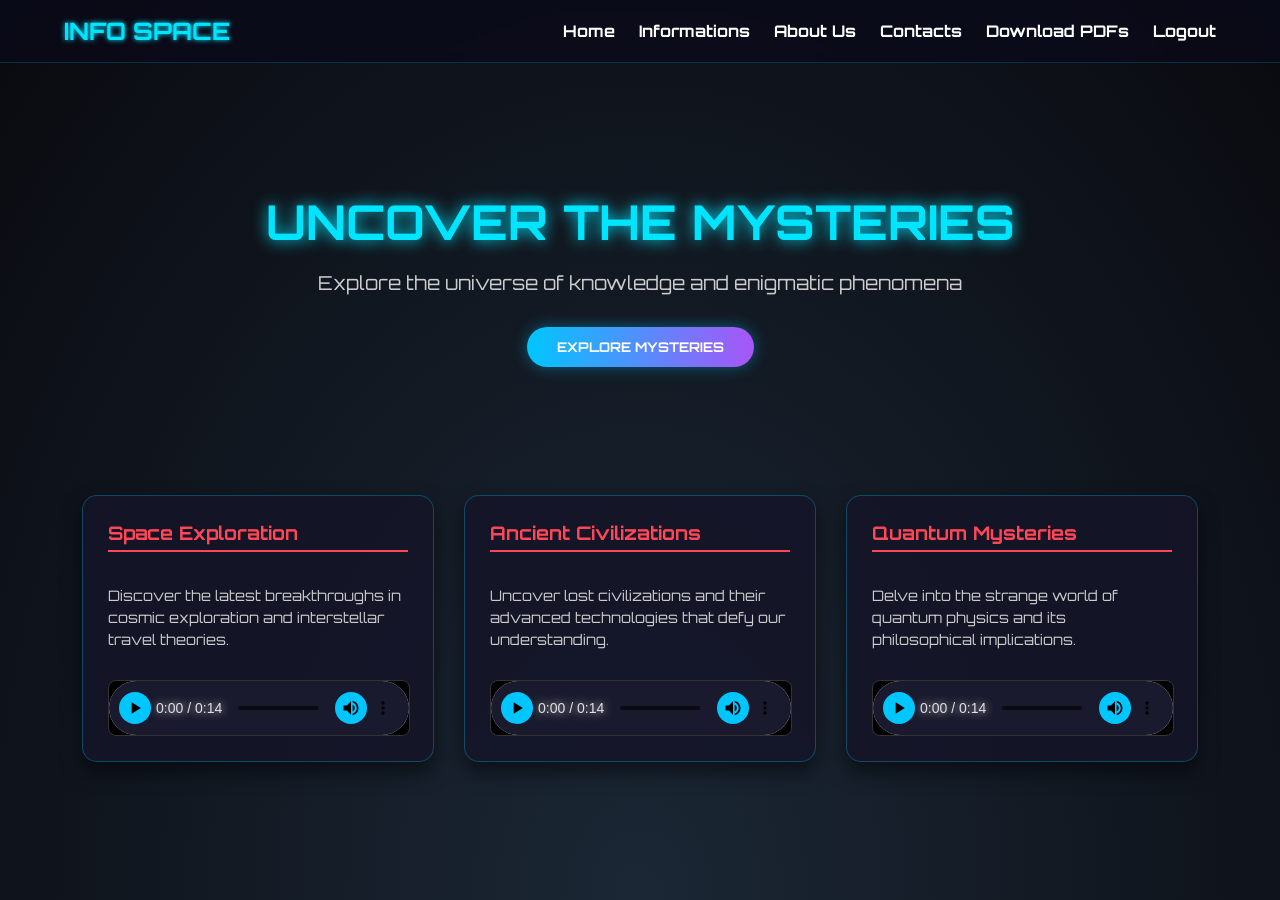
<file: index.html>
<!DOCTYPE html>
<html lang="en">
<head>
  <meta charset="UTF-8">
  <meta name="viewport" content="width=device-width, initial-scale=1.0">
  <title>Info Space | Home</title>
  <link href="https://fonts.googleapis.com/css2?family=Orbitron:wght@400;700&display=swap" rel="stylesheet">
  <style>
    /* إعدادات عامة وخلفية المجرة */
    body {
      background-color: #0a0a1a;
      color: #e0e0e0;
      font-family: 'Orbitron', sans-serif;
      margin: 0;
      padding: 0;
      overflow-x: hidden;
    }

    .galaxy-bg {
      position: fixed;
      top: 0;
      left: 0;
      width: 100%;
      height: 100%;
      background: radial-gradient(ellipse at bottom, #1b2735 0%, #090a0f 100%);
      z-index: -1;
    }

    /* شريط التنقل */
    .navbar {
      display: flex;
      justify-content: space-between;
      align-items: center;
      padding: 1rem 5%;
      background: rgba(10, 10, 26, 0.8);
      border-bottom: 1px solid rgba(0, 200, 255, 0.2);
      position: sticky;
      top: 0;
      z-index: 100;
      backdrop-filter: blur(5px);
    }

    .logo h1 {
      color: #00e5ff;
      font-size: 1.5rem;
      margin: 0;
      text-shadow: 0 0 5px #00e5ff;
    }

    .nav-links a {
      color: #fff;
      text-decoration: none;
      margin-left: 20px;
      font-weight: bold;
      transition: color 0.3s, text-shadow 0.3s;
    }

    .nav-links a:hover {
      color: #00e5ff;
      text-shadow: 0 0 5px #00e5ff;
    }

    /* قسم البطل (Hero) */
    .hero {
      text-align: center;
      padding: 6rem 1rem;
      position: relative;
    }

    .hero h1 {
      color: #00e5ff;
      font-size: 3rem;
      text-shadow: 0 0 15px #00e5ff;
      margin-bottom: 1rem;
    }

    .hero p {
      font-size: 1.2rem;
      color: #ccc;
      margin-bottom: 2rem;
    }

    /* زر التوهج العام */
    .glow-btn {
      background: linear-gradient(90deg, #00c6ff, #a855f7);
      color: white;
      border: none;
      padding: 12px 30px;
      border-radius: 30px;
      font-weight: bold;
      text-transform: uppercase;
      cursor: pointer;
      transition: all 0.3s ease;
      box-shadow: 0 0 15px rgba(0, 198, 255, 0.4);
      font-family: 'Orbitron', sans-serif;
    }

    .glow-btn:hover {
      transform: scale(1.05);
      box-shadow: 0 0 25px rgba(168, 85, 247, 0.6);
    }

    /* حاوية البطاقات */
    .card-container {
      display: flex;
      flex-wrap: wrap;
      justify-content: center;
      gap: 30px;
      padding: 2rem 5%;
      max-width: 1200px;
      margin: 0 auto;
    }

    .card {
      background: rgba(20, 20, 40, 0.8);
      border: 1px solid rgba(0, 200, 255, 0.3);
      border-radius: 15px;
      padding: 25px;
      width: 300px;
      box-shadow: 0 10px 20px rgba(0,0,0,0.5);
      display: flex;
      flex-direction: column;
      transition: transform 0.3s, border-color 0.3s;
    }

    .card:hover {
      transform: translateY(-10px);
      border-color: #00ccff;
    }

    .card h3 {
      color: #ff4757;
      margin-top: 0;
      border-bottom: 2px solid #ff4757;
      padding-bottom: 5px;
    }

    .card p {
      font-size: 0.9rem;
      line-height: 1.5;
      color: #ccc;
      flex-grow: 1; /* لدفع المشغل للأسفل */
    }

    /* تنسيق مشغل الصوت ليتناسب مع التصميم */
    .audio-player {
      width: 100%;
      margin-top: 15px;
      border-radius: 8px;
      overflow: hidden;
      background: #000;
      border: 1px solid #333;
    }

    /* تخصيص شكل مشغل الصوت الافتراضي للمتصفح */
    audio {
      width: 100%;
      outline: none;
    }
    
    /* محاولة لتلوين أزرار التحكم (تعمل في Chrome/Edge) */
    audio::-webkit-media-controls-panel {
      background-color: #1a1a2e;
      border-radius: 8px;
    }
    audio::-webkit-media-controls-play-button,
    audio::-webkit-media-controls-mute-button {
      background-color: #00c6ff;
      border-radius: 50%;
    }
    audio::-webkit-media-controls-current-time-display,
    audio::-webkit-media-controls-time-remaining-display {
      color: #fff;
    }
    /* زر تشغيل مخصص صغير (اختياري) */
    .play-btn-custom {
      background: #00c6ff;
      color: white;
      border: none;
      padding: 8px 15px;
      border-radius: 20px;
      cursor: pointer;
      font-size: 0.8rem;
      margin-top: 10px;
      width: 100%;
      display: none; /* مخفي لأن المشغل الافتراضي يحتوي على أزرار */
    }

  </style>
</head>
<body>
  <div class="galaxy-bg"></div>
  
  <nav class="navbar">
    <div class="logo">
      <h1>INFO SPACE</h1>
    </div>
    <div class="nav-links">
      <a href="index.html">Home</a>
      <a href="informations.html">Informations</a>
      <a href="about.html">About Us</a>
      <a href="contacts.html">Contacts</a>
      <a href="download.html">Download PDFs</a>
      <a href="login.html">Logout</a>
    </div>
  </nav>
  
  <div class="hero">
    <div class="hero-content">
      <h1>UNCOVER THE MYSTERIES</h1>
      <p>Explore the universe of knowledge and enigmatic phenomena</p>
      <button class="glow-btn" onclick="location.href='informations.html'">
        Explore Mysteries
      </button>
    </div>
  </div>
  
  <div class="card-container">
    
    <!-- البطاقة 1: استكشاف الفضاء -->
    <div class="card">
      <h3>Space Exploration</h3>
      <p>Discover the latest breakthroughs in cosmic exploration and interstellar travel theories.</p>
      <!-- مشغل الصوت 1 -->
      <audio controls class="audio-player">
        <source src="index/1.ogg" type="audio/ogg">
        Your browser does not support the audio element.
      </audio>
    </div>

    <!-- البطاقة 2: حضارات قديمة -->
    <div class="card">
      <h3>Ancient Civilizations</h3>
      <p>Uncover lost civilizations and their advanced technologies that defy our understanding.</p>
      <!-- مشغل الصوت 2 -->
      <audio controls class="audio-player">
        <source src="index/2.ogg" type="audio/ogg">
        Your browser does not support the audio element.
      </audio>
    </div>

    <!-- البطاقة 3: أسرار الكم -->
    <div class="card">
      <h3>Quantum Mysteries</h3>
      <p>Delve into the strange world of quantum physics and its philosophical implications.</p>
      <!-- مشغل الصوت 3 -->
      <audio controls class="audio-player">
        <source src="index/3.ogg" type="audio/ogg">
        Your browser does not support the audio element.
      </audio>
    </div>

  </div>
</body>
</html>
</file>
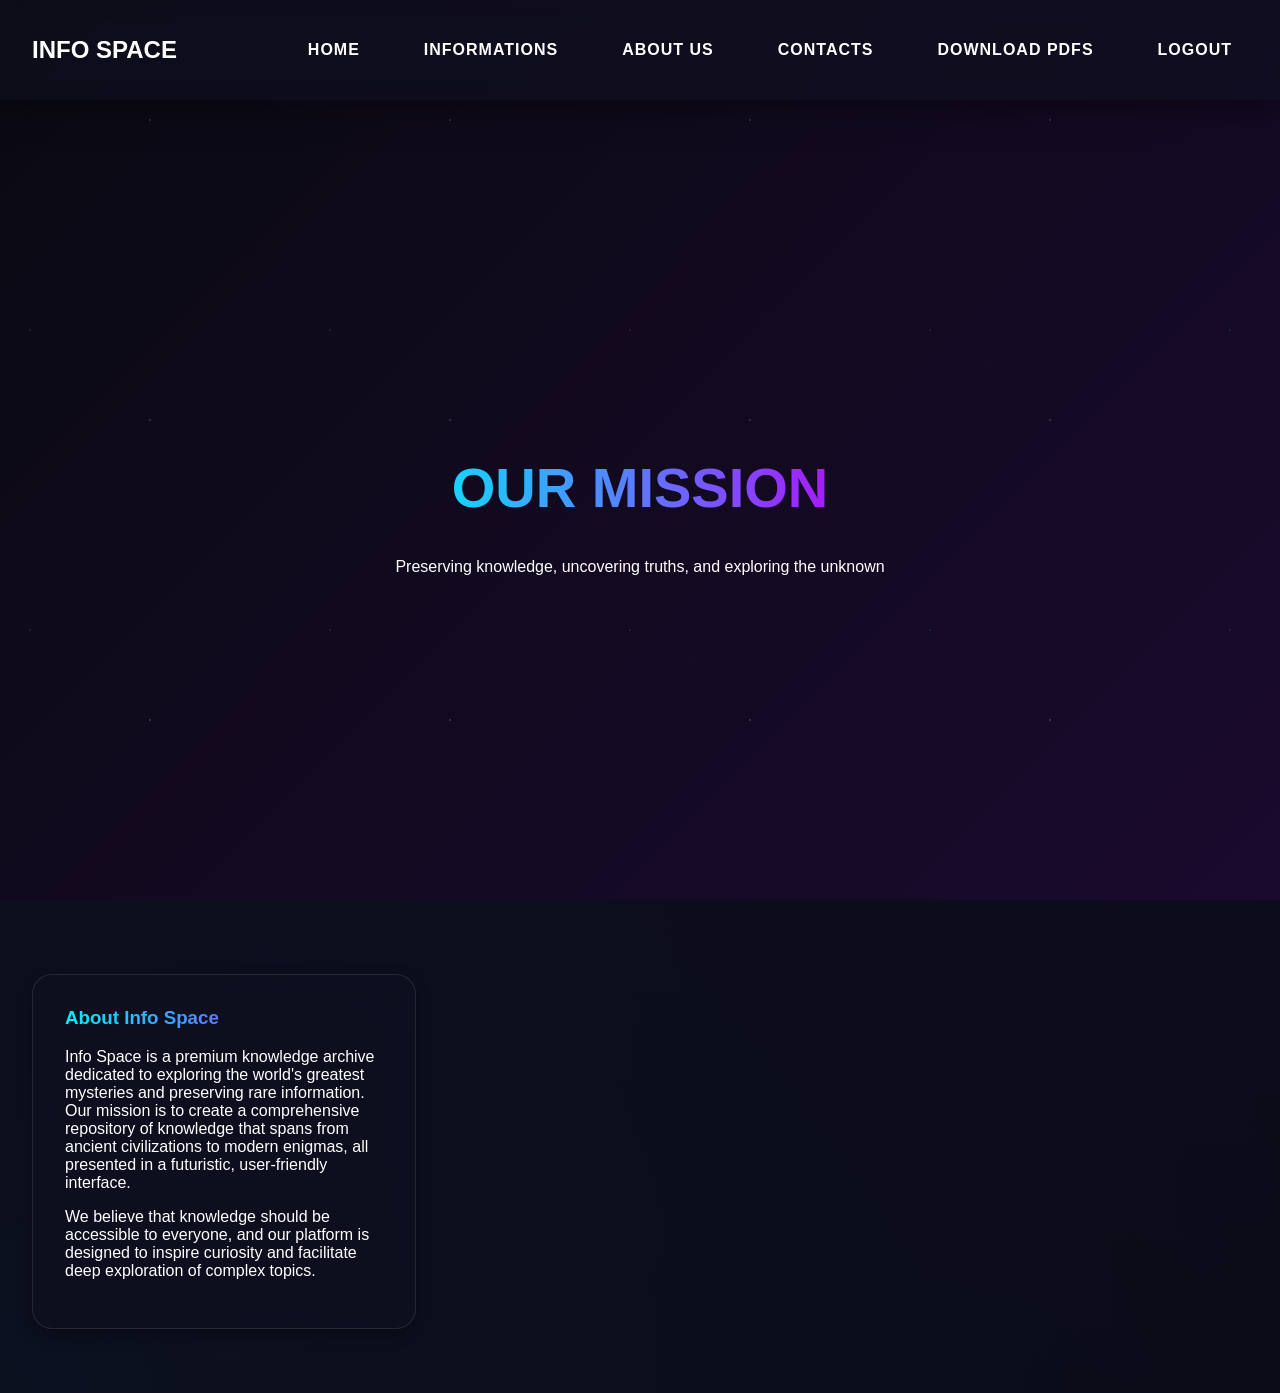
<file: about.html>
<!DOCTYPE html>
<html lang="en">
<head>
  <meta charset="UTF-8">
  <meta name="viewport" content="width=device-width, initial-scale=1.0">
  <title>Info Space | About Us</title>
  <link href="https://fonts.googleapis.com/css2?family=Orbitron:wght@400;700&display=swap" rel="stylesheet">
  <link rel="stylesheet" href="style.css">
</head>
<body>
  <div class="galaxy-bg"></div>
  
  <nav class="navbar">
    <div class="logo">
      <h1>INFO SPACE</h1>
    </div>
    <div class="nav-links">
      <a href="index.html">Home</a>
      <a href="informations.html">Informations</a>
      <a href="about.html">About Us</a>
      <a href="contacts.html">Contacts</a>
      <a href="download.html">Download PDFs</a>
      <a href="login.html">Logout</a>
    </div>
  </nav>
  
  <div class="hero">
    <div class="hero-content">
      <h1>OUR MISSION</h1>
      <p>Preserving knowledge, uncovering truths, and exploring the unknown</p>
    </div>
  </div>
  
  <div class="card-container">
    <div class="card" style="max-width: 800px; margin: 2rem auto;">
      <h3>About Info Space</h3>
      <p>Info Space is a premium knowledge archive dedicated to exploring the world's greatest mysteries and preserving rare information. Our mission is to create a comprehensive repository of knowledge that spans from ancient civilizations to modern enigmas, all presented in a futuristic, user-friendly interface.</p>
      <p>We believe that knowledge should be accessible to everyone, and our platform is designed to inspire curiosity and facilitate deep exploration of complex topics.</p>
    </div>
  </div>
</body>
</html>
</file>
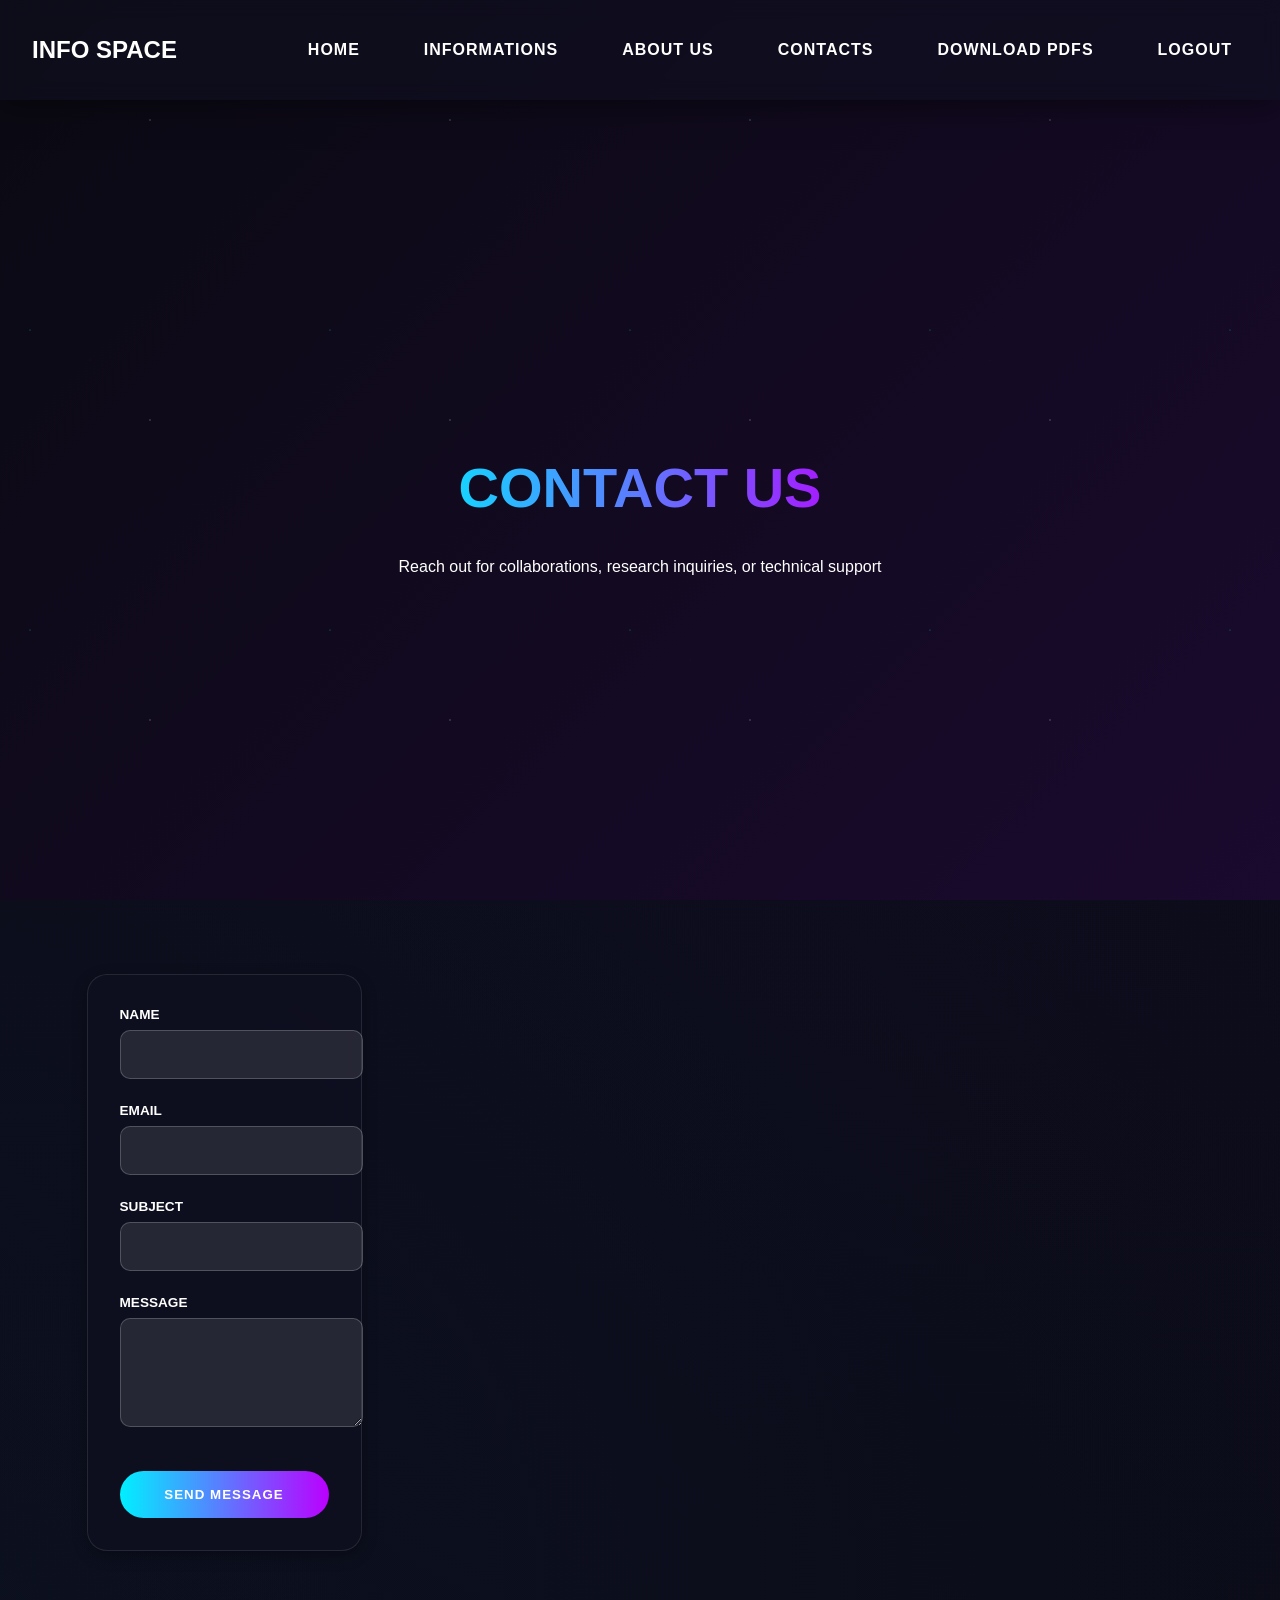
<file: contact.html>
<!DOCTYPE html>
<html lang="en">
<head>
  <meta charset="UTF-8">
  <meta name="viewport" content="width=device-width, initial-scale=1.0">
  <title>Info Space | Contacts</title>
  <link href="https://fonts.googleapis.com/css2?family=Orbitron:wght@400;700&display=swap" rel="stylesheet">
  <link rel="stylesheet" href="style.css">
</head>
<body>
  <div class="galaxy-bg"></div>
  
  <nav class="navbar">
    <div class="logo">
      <h1>INFO SPACE</h1>
    </div>
    <div class="nav-links">
      <a href="index.html">Home</a>
      <a href="informations.html">Informations</a>
      <a href="about.html">About Us</a>
      <a href="contacts.html">Contacts</a>
      <a href="download.html">Download PDFs</a>
      <a href="login.html">Logout</a>
    </div>
  </nav>
  
  <div class="hero">
    <div class="hero-content">
      <h1>CONTACT US</h1>
      <p>Reach out for collaborations, research inquiries, or technical support</p>
    </div>
  </div>
  
  <div class="card-container">
    <div class="card" style="max-width: 500px; margin: 2rem auto;">
      <form id="contactForm">
        <div class="form-group">
          <label for="name">Name</label>
          <input type="text" id="name" required>
        </div>
        <div class="form-group">
          <label for="email">Email</label>
          <input type="email" id="email" required>
        </div>
        <div class="form-group">
          <label for="subject">Subject</label>
          <input type="text" id="subject" required>
        </div>
        <div class="form-group">
          <label for="message">Message</label>
          <textarea id="message" rows="5" required></textarea>
        </div>
        <button type="submit" class="glow-btn" style="width: 100%; margin-top: 1rem;">
          Send Message
        </button>
      </form>
    </div>
  </div>

  <script>
    document.getElementById('contactForm').addEventListener('submit', function(e) {
      e.preventDefault();
      alert('Message sent successfully! Our team will contact you shortly.');
      this.reset();
    });
  </script>
</body>
</html>
</file>
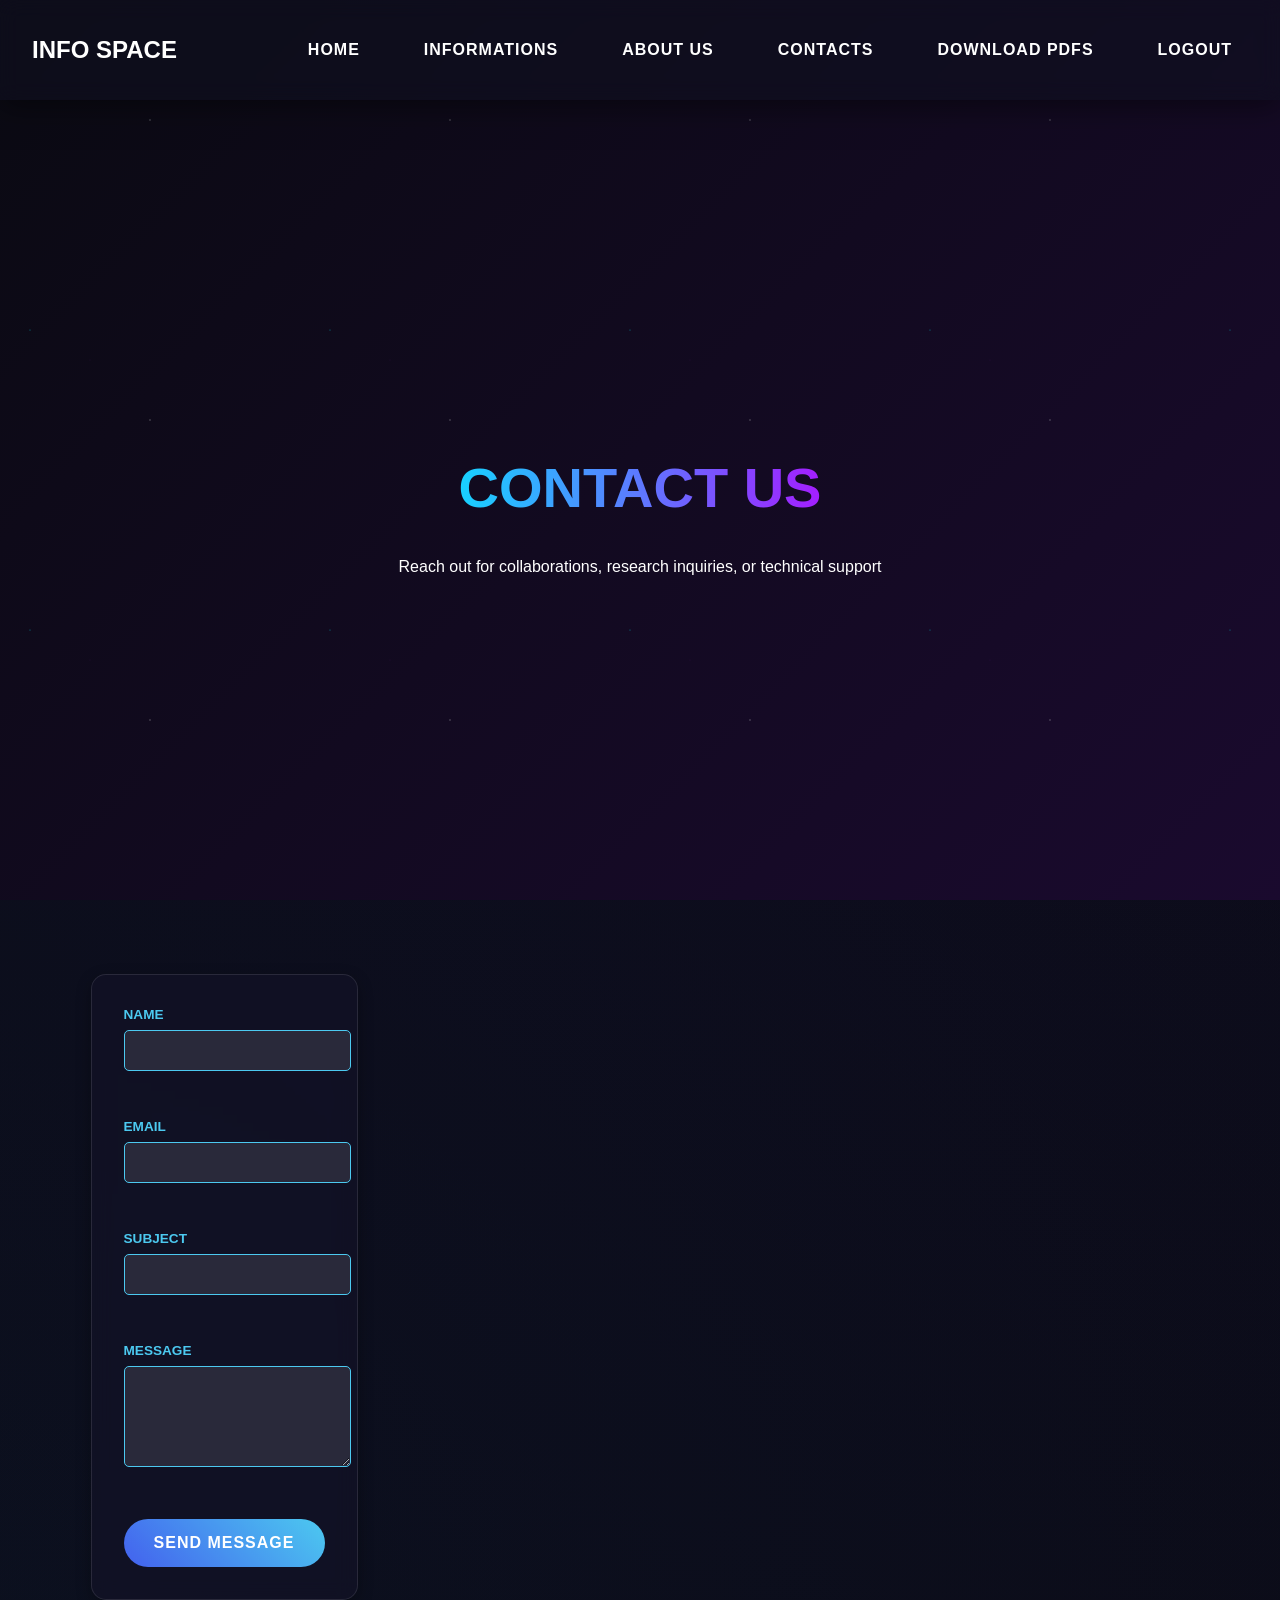
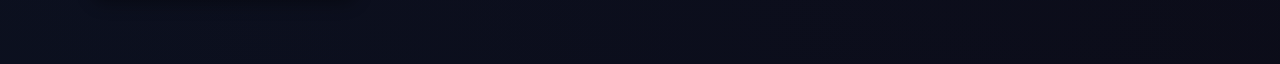
<file: contacts.html>
<!DOCTYPE html>
<html lang="en">
<head>
  <meta charset="UTF-8">
  <meta name="viewport" content="width=device-width, initial-scale=1.0">
  <title>Info Space | Contacts</title>
  <link href="https://fonts.googleapis.com/css2?family=Orbitron:wght@400;700&display=swap" rel="stylesheet">
  <link rel="stylesheet" href="style.css">
  <style>
    /* سأضيف التحسينات هنا */
  </style>
</head>
<body>
  <div class="galaxy-bg"></div>
  
  <nav class="navbar">
    <div class="logo">
      <h1>INFO SPACE</h1>
    </div>
    <div class="nav-links">
      <a href="index.html">Home</a>
      <a href="informations.html">Informations</a>
      <a href="about.html">About Us</a>
      <a href="contacts.html">Contacts</a>
      <a href="download.html">Download PDFs</a>
      <a href="login.html">Logout</a>
    </div>
  </nav>
  
  <div class="hero">
    <div class="hero-content">
      <h1>CONTACT US</h1>
      <p>Reach out for collaborations, research inquiries, or technical support</p>
    </div>
  </div>
  
  <div class="card-container">
    <div class="card" style="max-width: 600px; margin: 2rem auto; background: rgba(18, 18, 38, 0.8); border-radius: 15px; padding: 2rem;">
      <form id="contactForm">
        <div class="form-group">
          <label for="name" style="color: #4cc9f0;">Name</label>
          <input type="text" id="name" required style="width: 100%; padding: 12px; background: rgba(255, 255, 255, 0.1); border: 1px solid #4cc9f0; border-radius: 5px; color: white; margin-bottom: 1.5rem;">
        </div>
        <div class="form-group">
          <label for="email" style="color: #4cc9f0;">Email</label>
          <input type="email" id="email" required style="width: 100%; padding: 12px; background: rgba(255, 255, 255, 0.1); border: 1px solid #4cc9f0; border-radius: 5px; color: white; margin-bottom: 1.5rem;">
        </div>
        <div class="form-group">
          <label for="subject" style="color: #4cc9f0;">Subject</label>
          <input type="text" id="subject" required style="width: 100%; padding: 12px; background: rgba(255, 255, 255, 0.1); border: 1px solid #4cc9f0; border-radius: 5px; color: white; margin-bottom: 1.5rem;">
        </div>
        <div class="form-group">
          <label for="message" style="color: #4cc9f0;">Message</label>
          <textarea id="message" rows="5" required style="width: 100%; padding: 12px; background: rgba(255, 255, 255, 0.1); border: 1px solid #4cc9f0; border-radius: 5px; color: white; margin-bottom: 1.5rem;"></textarea>
        </div>
        <button type="submit" class="glow-btn" style="width: 100%; padding: 15px; background: linear-gradient(45deg, #4361ee, #4cc9f0); border: none; border-radius: 50px; color: white; font-weight: bold; font-size: 16px; cursor: pointer; transition: all 0.3s ease;">
          Send Message
        </button>
      </form>
    </div>
  </div>

  <script>
    document.getElementById('contactForm').addEventListener('submit', function(e) {
      e.preventDefault();
      alert('Message sent successfully! Our team will contact you shortly.');
      this.reset();
    });
  </script>
</body>
</html>
</file>
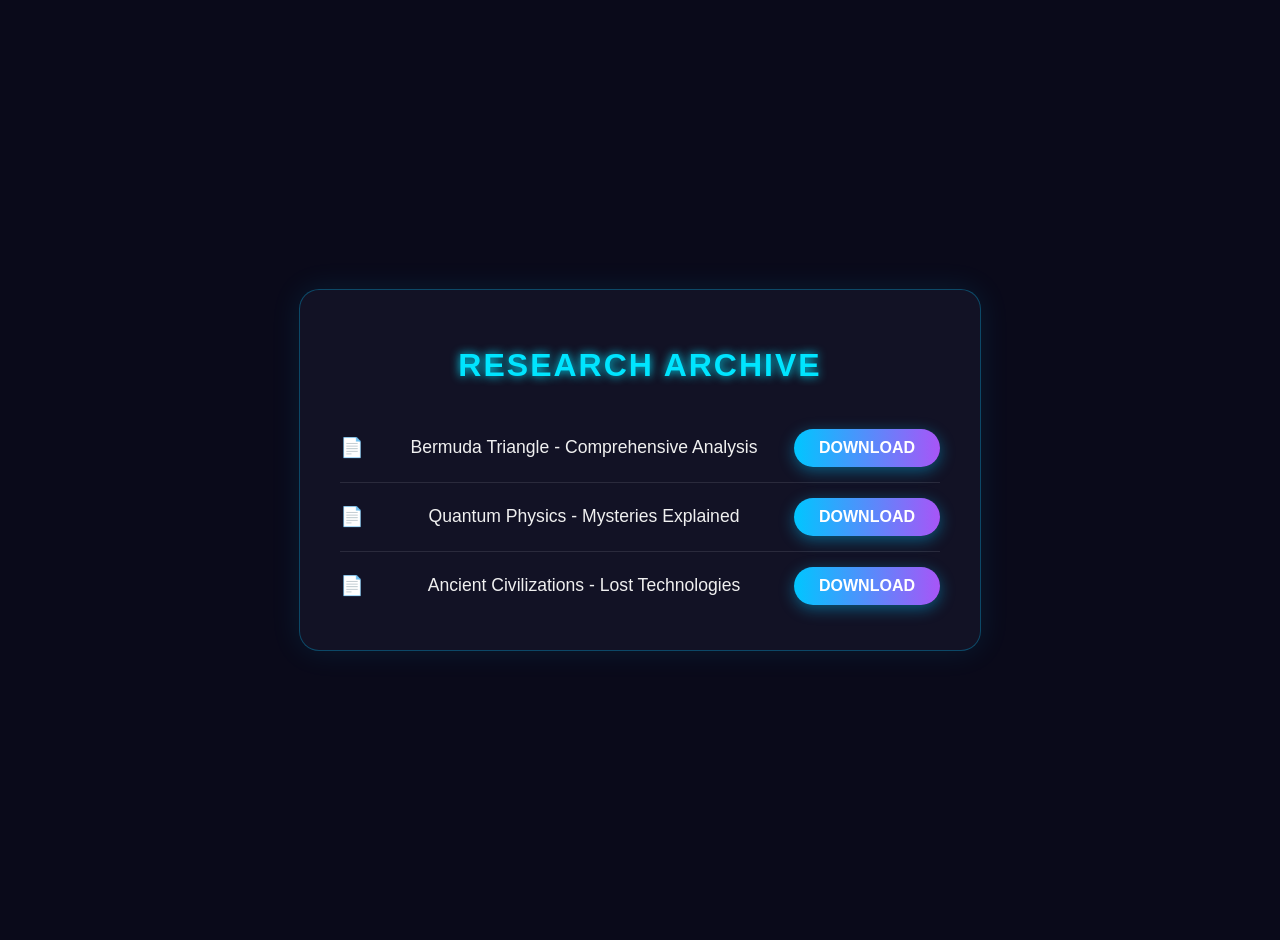
<file: download.html>
<!DOCTYPE html>
<html lang="it">
<head>
    <meta charset="UTF-8">
    <meta name="viewport" content="width=device-width, initial-scale=1.0">
    <title>Research Archive - Download PDF</title>
    <style>
        /* خلفية الموقع */
        body {
            background-color: #0a0a1a; /* خلفية داكنة جداً */
            color: #e0e0e0;
            font-family: 'Segoe UI', Tahoma, Geneva, Verdana, sans-serif;
            margin: 0;
            padding: 20px;
            display: flex;
            justify-content: center;
            align-items: center;
            min-height: 100vh;
        }

        /* حاوية الأرشيف الرئيسية */
        .archive-container {
            background: rgba(20, 20, 40, 0.85); /* خلفية شبه شفافة */
            border: 1px solid rgba(0, 200, 255, 0.3); /* حدود مضيئة */
            border-radius: 20px;
            padding: 30px 40px;
            width: 100%;
            max-width: 600px;
            box-shadow: 0 0 30px rgba(0, 200, 255, 0.1);
            backdrop-filter: blur(10px);
        }

        /* العنوان الرئيسي */
        .archive-title {
            text-align: center;
            color: #00e5ff; /* لون سيان ساطع */
            font-size: 2rem;
            margin-bottom: 30px;
            text-transform: uppercase;
            letter-spacing: 2px;
            text-shadow: 0 0 10px #00e5ff;
        }

        /* قائمة الملفات */
        .file-list {
            list-style: none;
            padding: 0;
            margin: 0;
        }

        .file-item {
            display: flex;
            justify-content: space-between;
            align-items: center;
            padding: 15px 0;
            border-bottom: 1px solid rgba(255, 255, 255, 0.1);
            transition: background 0.2s;
        }

        .file-item:hover {
            background: rgba(255, 255, 255, 0.05);
        }

        .file-item:last-child {
            border-bottom: none;
        }

        /* اسم الملف */
        .file-name {
            font-size: 1.1rem;
            font-weight: 500;
            color: #f0f0f0;
            line-height: 1.4;
        }

        /* زر التحميل (مطابق للصورة) */
        .download-btn {
            background: linear-gradient(90deg, #00c6ff, #a855f7); /* تدرج أزرق إلى بنفسجي */
            color: white;
            border: none;
            padding: 10px 25px;
            border-radius: 25px; /* زوايا دائرية */
            font-weight: bold;
            text-transform: uppercase;
            cursor: pointer;
            transition: all 0.3s ease;
            box-shadow: 0 4px 15px rgba(0, 198, 255, 0.4);
            text-decoration: none; /* لإزالة الخط السفلي للرابط */
            display: inline-block;
            white-space: nowrap;
        }

        .download-btn:hover {
            transform: scale(1.05);
            box-shadow: 0 6px 20px rgba(168, 85, 247, 0.6);
        }

        /* أيقونة صغيرة قبل الاسم (اختياري) */
        .file-item::before {
            content: "📄";
            margin-right: 10px;
            font-size: 1.2rem;
        }
    </style>
</head>
<body>

    <div class="archive-container">
        <h2 class="archive-title">Research Archive</h2>
        
        <ul class="file-list">
            <!-- الملف الأول: مثلث برمودا -->
            <li class="file-item">
                <span class="file-name">Bermuda Triangle - Comprehensive Analysis</span>
                <!-- رابط التحميل: انتبه لاسم المجلد downlod (بدون a) -->
                <a href="downlod/1.pdf" download="Bermuda_Triangle_Report.pdf" class="download-btn">Download</a>
            </li>

            <!-- الملف الثاني: فيزياء الكم -->
            <li class="file-item">
                <span class="file-name">Quantum Physics - Mysteries Explained</span>
                <a href="downlod/2.pdf" download="Quantum_Physics_Guide.pdf" class="download-btn">Download</a>
            </li>
            <!-- الملف الثالث: حضارات قديمة -->
            <li class="file-item">
                <span class="file-name">Ancient Civilizations - Lost Technologies</span>
                <a href="downlod/3.pdf" download="Ancient_Tech_Report.pdf" class="download-btn">Download</a>
            </li>
            
            <!-- يمكنك إضافة المزيد هنا بنفس الطريقة -->
        </ul>
    </div>

</body>
</html>
</file>
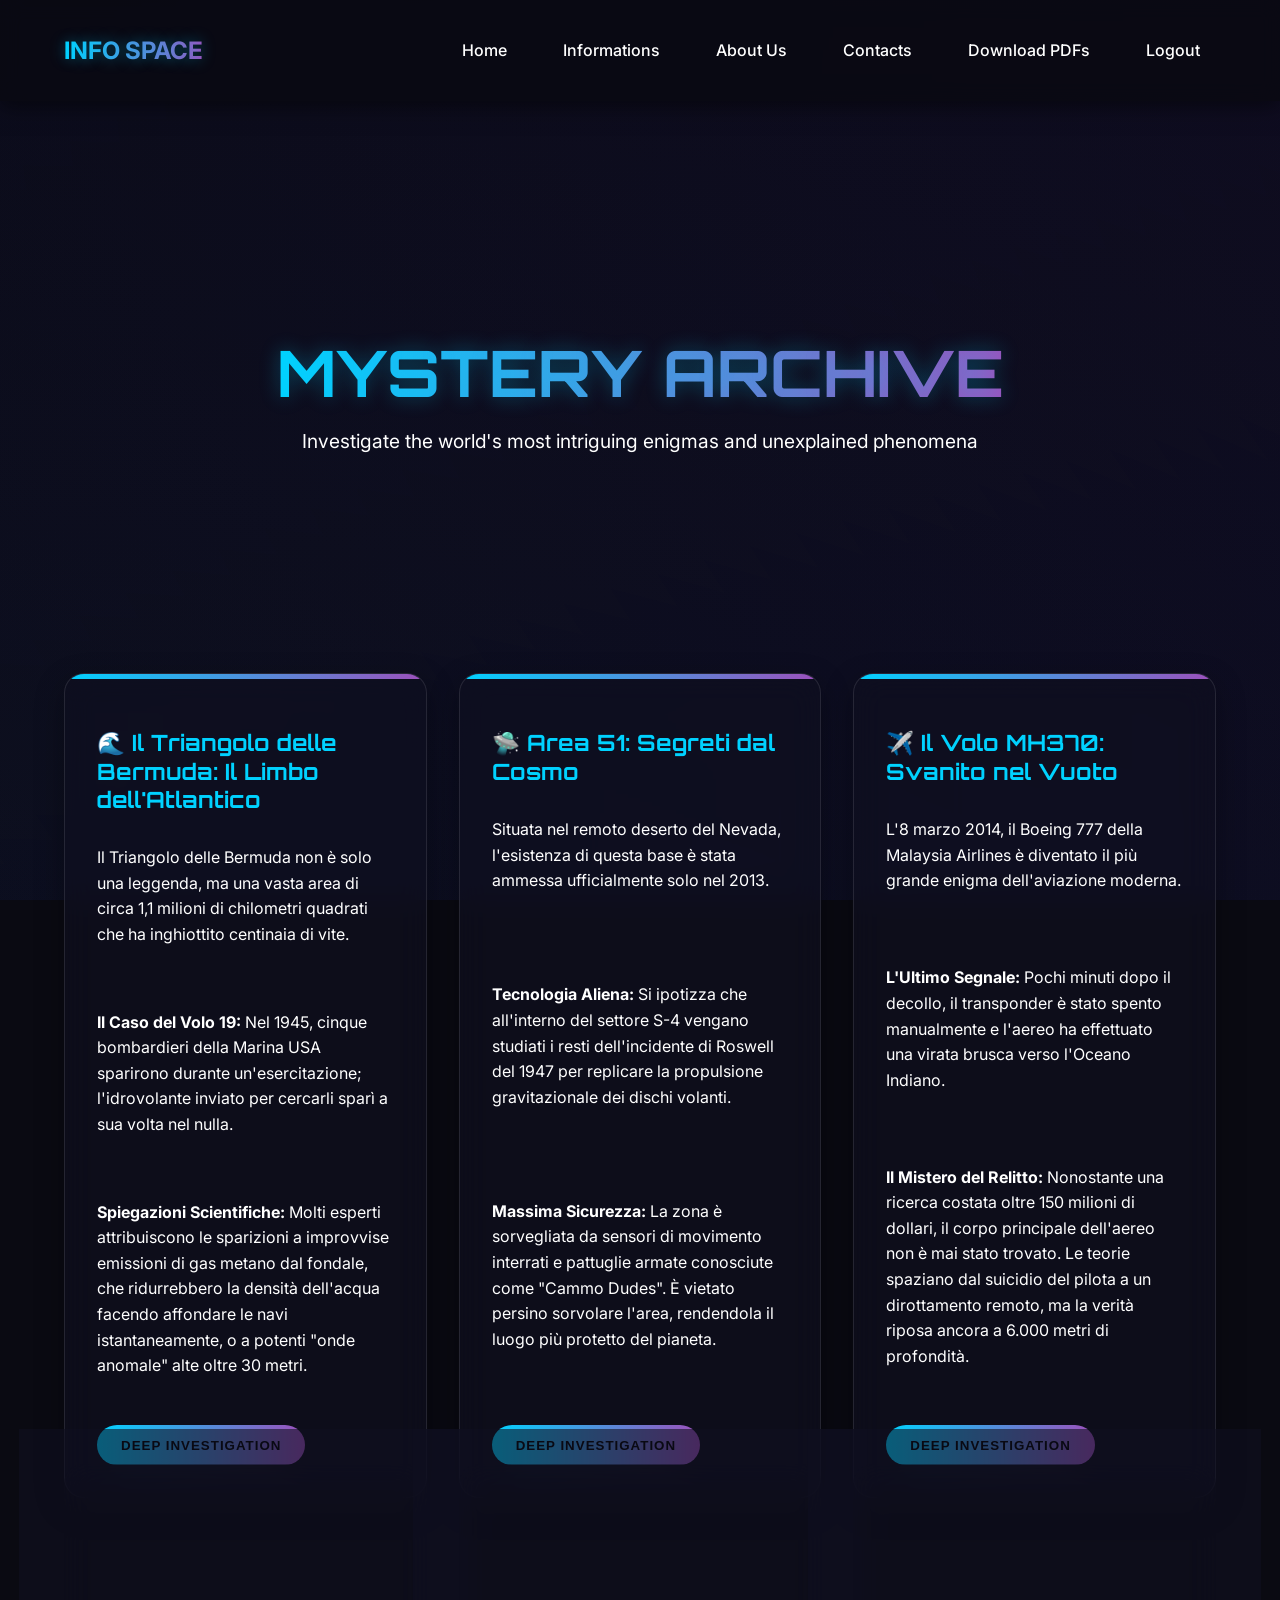
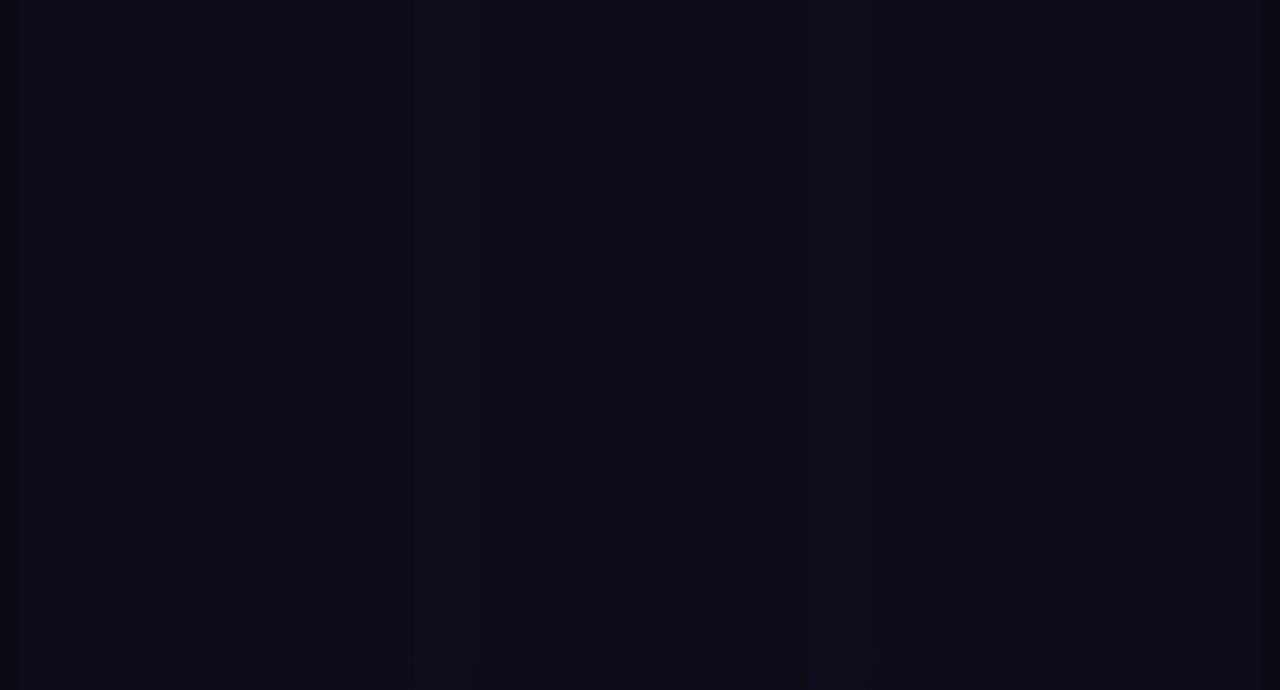
<file: informazioni.html>
<!DOCTYPE html>
<html lang="it">
<head>
  <meta charset="UTF-8">
  <meta name="viewport" content="width=device-width, initial-scale=1.0">
  <title>Info Space | Archivio dei Misteri</title>
  <link href="https://fonts.googleapis.com/css2?family=Orbitron:wght@400;700&family=Inter:wght@400;500;600;700&display=swap" rel="stylesheet">
  <style>
    :root {
      --neon-blue: #00d2ff;
      --neon-purple: #9d50bb;
      --dark-bg: #0a0a12;
      --glass-bg: rgba(16, 16, 32, 0.6);
      --card-border: rgba(255, 255, 255, 0.1);
      --font-heading: 'Orbitron', sans-serif;
      --font-body: 'Inter', sans-serif;
    }
    
    body {
      margin: 0;
      font-family: var(--font-body);
      background: var(--dark-bg);
      color: white;
      overflow-x: hidden;
      min-height: 100vh;
    }
    
    /* Galaxy Background */
    .galaxy-bg {
      position: fixed;
      top: 0;
      left: 0;
      width: 100%;
      height: 100%;
      background: 
        radial-gradient(ellipse at top right, rgba(31, 14, 70, 0.3), transparent),
        radial-gradient(ellipse at bottom left, rgba(15, 30, 60, 0.4), transparent);
      background-size: 200% 200%;
      animation: galaxy-move 40s ease infinite;
      z-index: -1;
    }
    
    @keyframes galaxy-move {
      0% { background-position: 0% 0%; }
      50% { background-position: 100% 100%; }
      100% { background-position: 0% 0%; }
    }
    
    /* Navbar */
    .navbar {
      position: sticky;
      top: 0;
      background: rgba(10, 10, 18, 0.85);
      backdrop-filter: blur(10px);
      padding: 1rem 5%;
      display: flex;
      justify-content: space-between;
      align-items: center;
      z-index: 1000;
      box-shadow: 0 5px 20px rgba(0, 0, 0, 0.5);
    }
    
    .logo h1 {
      background: linear-gradient(90deg, var(--neon-blue), var(--neon-purple));
      -webkit-background-clip: text;
      -webkit-text-fill-color: transparent;
      text-shadow: 0 0 15px rgba(0, 210, 255, 0.4);
    }
    
    .nav-links {
      display: flex;
      gap: 1.5rem;
    }
    
    .nav-links a {
      color: white;
      text-decoration: none;
      font-weight: 500;
      padding: 0.5rem 1rem;
      border-radius: 50px;
      transition: all 0.4s;
      position: relative;
    }
    
    .nav-links a:hover {
      background: rgba(157, 80, 187, 0.2);
      transform: translateY(-3px);
    }
    
    /* Hero Section */
    .hero {
      height: 60vh;
      display: flex;
      align-items: center;
      justify-content: center;
      text-align: center;
      padding: 0 5%;
    }
    
    .hero-content h1 {
      font-family: var(--font-heading);
      font-size: clamp(2rem, 5vw, 4rem);
      background: linear-gradient(90deg, var(--neon-blue), var(--neon-purple));
      -webkit-background-clip: text;
      -webkit-text-fill-color: transparent;
      text-shadow: 0 0 20px rgba(0, 210, 255, 0.3);
      margin-bottom: 1rem;
    }
    
    .hero-content p {
      font-size: 1.2rem;
      max-width: 700px;
      margin: 0 auto;
    }
    
    /* Card Container */
    .card-container {
      display: grid;
      grid-template-columns: repeat(auto-fit, minmax(300px, 1fr));
      gap: 2rem;
      padding: 2rem 5%;
      max-width: 1400px;
      margin: 0 auto;
    }
    
    .card {
      background: var(--glass-bg);
      backdrop-filter: blur(15px);
      border-radius: 20px;
      padding: 2rem;
      border: 1px solid var(--card-border);
      box-shadow: 0 10px 30px rgba(0, 0, 0, 0.3);
      transition: all 0.5s ease;
      position: relative;
      overflow: hidden;
      height: 100%;
      display: flex;
      flex-direction: column;
    }
    
    .card:hover {
      transform: scale(1.03);
      box-shadow: 0 15px 40px rgba(0, 210, 255, 0.3);
    }
    
    .card::before {
      content: '';
      position: absolute;
      top: 0;
      left: 0;
      width: 100%;
      height: 5px;
      background: linear-gradient(90deg, var(--neon-blue), var(--neon-purple));
    }
    
    .card h3 {
      font-family: var(--font-heading);
      font-size: 1.4rem;
      margin-bottom: 1rem;
      color: var(--neon-blue);
    }
    
    .card p {
      flex-grow: 1;
      line-height: 1.6;
      margin-bottom: 1.5rem;
    }
    
    /* Glow Button */
    .glow-btn {
      background: linear-gradient(90deg, var(--neon-blue), var(--neon-purple));
      color: black;
      border: none;
      padding: 0.8rem 1.5rem;
      border-radius: 50px;
      font-weight: 700;
      text-transform: uppercase;
      letter-spacing: 1px;
      cursor: pointer;
      transition: all 0.4s ease;
      align-self: flex-start;
      margin-top: auto;
    }
    
    .glow-btn:hover {
      transform: translateY(-5px) scale(1.05);
      box-shadow: 0 10px 25px rgba(0, 210, 255, 0.5);
    }
    
    /* Responsive */
    @media (max-width: 768px) {
      .nav-links {
        gap: 1rem;
      }
      
      .hero h1 {
        font-size: 2.5rem;
      }
      
      .card-container {
        grid-template-columns: 1fr;
        padding: 1rem;
      }
    }
  </style>
</head>
<body>
  <div class="galaxy-bg"></div>
  
  <nav class="navbar">
    <div class="logo">
      <h1>INFO SPACE</h1>
    </div>
    <div class="nav-links">
      <a href="index.html">Home</a>
      <a href="informations.html">Informations</a>
      <a href="about.html">About Us</a>
      <a href="contacts.html">Contacts</a>
      <a href="download.html">Download PDFs</a>
      <a href="login.html">Logout</a>
    </div>
  </nav>
  
  <div class="hero">
    <div class="hero-content">
      <h1>MYSTERY ARCHIVE</h1>
      <p>Investigate the world's most intriguing enigmas and unexplained phenomena</p>
    </div>
  </div>
  
  <div class="card-container">
    <div class="card">
      <h3>🌊 Il Triangolo delle Bermuda: Il Limbo dell'Atlantico</h3>
      <p>Il Triangolo delle Bermuda non è solo una leggenda, ma una vasta area di circa 1,1 milioni di chilometri quadrati che ha inghiottito centinaia di vite.</p>
      <p><strong>Il Caso del Volo 19:</strong> Nel 1945, cinque bombardieri della Marina USA sparirono durante un'esercitazione; l'idrovolante inviato per cercarli sparì a sua volta nel nulla.</p>
      <p><strong>Spiegazioni Scientifiche:</strong> Molti esperti attribuiscono le sparizioni a improvvise emissioni di gas metano dal fondale, che ridurrebbero la densità dell'acqua facendo affondare le navi istantaneamente, o a potenti "onde anomale" alte oltre 30 metri.</p>
      <button class="glow-btn">Deep Investigation</button>
    </div>
    
    <div class="card">
      <h3>🛸 Area 51: Segreti dal Cosmo</h3>
      <p>Situata nel remoto deserto del Nevada, l'esistenza di questa base è stata ammessa ufficialmente solo nel 2013.</p>
      <p><strong>Tecnologia Aliena:</strong> Si ipotizza che all'interno del settore S-4 vengano studiati i resti dell'incidente di Roswell del 1947 per replicare la propulsione gravitazionale dei dischi volanti.</p>
      <p><strong>Massima Sicurezza:</strong> La zona è sorvegliata da sensori di movimento interrati e pattuglie armate conosciute come "Cammo Dudes". È vietato persino sorvolare l'area, rendendola il luogo più protetto del pianeta.</p>
      <button class="glow-btn">Deep Investigation</button>
    </div>
    
    <div class="card">
      <h3>✈️ Il Volo MH370: Svanito nel Vuoto</h3>
      <p>L'8 marzo 2014, il Boeing 777 della Malaysia Airlines è diventato il più grande enigma dell'aviazione moderna.</p>
      <p><strong>L'Ultimo Segnale:</strong> Pochi minuti dopo il decollo, il transponder è stato spento manualmente e l'aereo ha effettuato una virata brusca verso l'Oceano Indiano.</p>
      <p><strong>Il Mistero del Relitto:</strong> Nonostante una ricerca costata oltre 150 milioni di dollari, il corpo principale dell'aereo non è mai stato trovato. Le teorie spaziano dal suicidio del pilota a un dirottamento remoto, ma la verità riposa ancora a 6.000 metri di profondità.</p>
      <button class="glow-btn">Deep Investigation</button>
    </div>
    
    <div class="card">
      <h3>🌊 La Fossa delle Marianne: L'Abisso Ignoto</h3>
      <p>La Fossa delle Marianne è il punto più profondo della crosta terrestre, raggiungendo gli 11.000 metri nel Challenger Deep.</p>
      <p><strong>Pressione Estrema:</strong> Qui la pressione è di circa 1.086 bar, equivalente a avere un elefante in piedi su un pollice.</p>
      <p><strong>Creature Aliene:</strong> In questo buio perenne vivono specie che sfidano la biologia, come pesci trasparenti e anfipodi giganti. Solo tre persone sono scese nell'abisso (meno di quante siano state sulla Luna), lasciando il 95% di questo ecosistema totalmente inesplorato.</p>
      <button class="glow-btn">Deep Investigation</button>
    </div>
    
    <div class="card">
      <h3>🏔️ L'Incidente del Passo Djatlov: Terrore sugli Urali</h3>
      <p>Nel 1959, nove escursionisti morirono in circostanze che ancora oggi tolgono il sonno agli investigatori.</p>
      <p><strong>Scena del Crimine:</strong> La loro tenda fu trovata squarciata dall'interno; i corpi furono rinvenuti a centinaia di metri di distanza, alcuni seminudi nonostante i -30°C.</p>
      <p><strong>Ferite Inspiegabili:</strong> Alcune vittime presentavano traumi interni pari a quelli di un incidente d'auto ad alta velocità, ma senza alcun segno esterno. Radioattività sui vestiti e avvistamenti di "sfere arancioni" nel cielo rendono il caso un mix inquietante di scienza e paranormale.</p>
      <button class="glow-btn">Deep Investigation</button>
    </div>
    
    <div class="card">
      <h3>🔫 Tupac Shakur: La Leggenda Senza Giustizia</h3>
      <p>Il 7 settembre 1996, il mondo del Rap perse la sua figura più iconica in una sparatoria a Las Vegas.</p>
      <p><strong>L'Omertà:</strong> Nonostante la sparatoria sia avvenuta in una zona affollata, nessuno è stato condannato per l'omicidio per decenni. Solo recentemente (2023) ci sono stati sviluppi legali significativi.</p>
      <p><strong>Teorie del Complotto:</strong> La mancanza di un colpevole ha alimentato miti secondo cui Tupac sarebbe ancora vivo in esilio a Cuba o che l'FBI fosse coinvolta per fermare l'influenza politica dell'artista.</p>
      <button class="glow-btn">Deep Investigation</button>
    </div>
  </div>
</body>
</html>
</file>
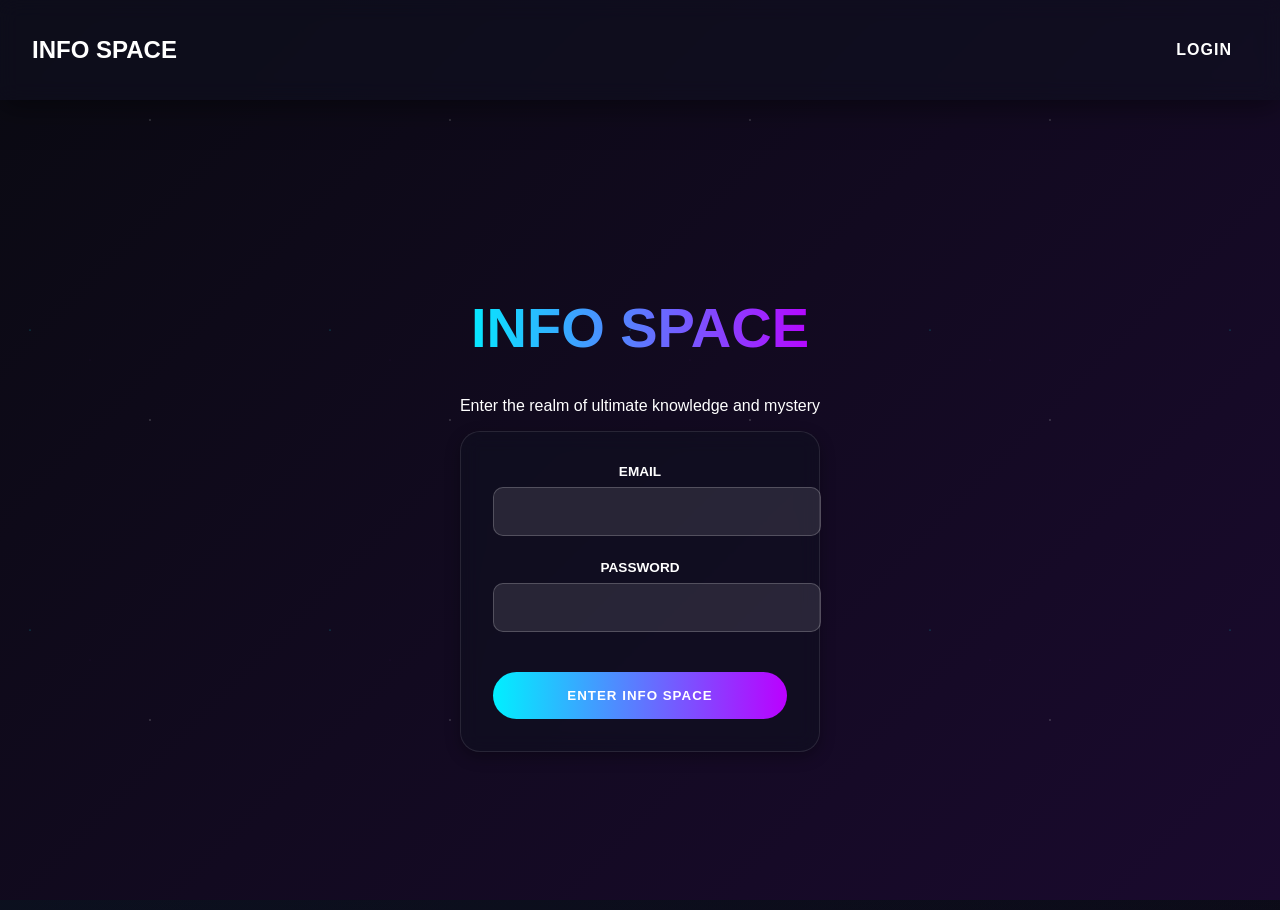
<file: login.html>
<!DOCTYPE html>
<html lang="en">
<head>
  <meta charset="UTF-8">
  <meta name="viewport" content="width=device-width, initial-scale=1.0">
  <title>Info Space | Login</title>
  <link href="https://fonts.googleapis.com/css2?family=Orbitron:wght@400;700&display=swap" rel="stylesheet">
  <link rel="stylesheet" href="style.css">
</head>
<body>
  <div class="galaxy-bg"></div>
  
  <nav class="navbar">
    <div class="logo">
      <h1>INFO SPACE</h1>
    </div>
    <div class="nav-links">
      <a href="login.html">Login</a>
    </div>
  </nav>
  
  <div class="hero">
    <div class="hero-content">
      <h1>INFO SPACE</h1>
      <p>Enter the realm of ultimate knowledge and mystery</p>
      
      <div class="card" style="max-width: 400px; margin: 0 auto;">
        <form id="loginForm">
          <div class="form-group">
            <label for="email">Email</label>
            <input type="email" id="email" required>
          </div>
          <div class="form-group">
            <label for="password">Password</label>
            <input type="password" id="password" required>
          </div>
          <button type="submit" class="glow-btn" style="width: 100%; margin-top: 1rem;">
            Enter Info Space
          </button>
        </form>
      </div>
    </div>
  </div>

  <script>
    document.getElementById('loginForm').addEventListener('submit', function(e) {
      e.preventDefault();
      window.location.href = 'index.html';
    });
  </script>
</body>
</html>
</file>
<file: style.css>
:root {
  --neon-blue: #00f0ff;
  --neon-purple: #bb00ff;
  --dark-bg: #0a0a12;
  --glass-bg: rgba(16, 16, 32, 0.6);
  --glow-intensity: 0;
}

/* Animate Background & Effects */
@keyframes pulse {
  0% { box-shadow: 0 0 5px var(--neon-blue); }
  50% { box-shadow: 0 0 20px var(--neon-purple), 0 0 30px var(--neon-blue); }
  100% { box-shadow: 0 0 5px var(--neon-blue); }
}

@keyframes galaxy-move {
  0% { background-position: 0 0; }
  100% { background-position: 100% 100%; }
}

@keyframes float {
  0% { transform: translateY(0px); }
  50% { transform: translateY(-10px); }
  100% { transform: translateY(0px); }
}

body {
  margin: 0;
  /* تم تغيير الخط ليكون عادياً واحترافياً */
  font-family: 'Segoe UI', Roboto, Helvetica, Arial, sans-serif;
  background: var(--dark-bg);
  background-image: 
    radial-gradient(circle at top right, rgba(31, 14, 70, 0.2), transparent),
    radial-gradient(circle at bottom left, rgba(15, 30, 60, 0.3), transparent);
  color: white;
  overflow-x: hidden;
  min-height: 100vh;
}

.galaxy-bg {
  position: fixed;
  top: 0;
  left: 0;
  width: 100%;
  height: 100%;
  background: 
    url('data:image/svg+xml,<svg xmlns="http://www.w3.org/2000/svg" viewBox="0 0 1000 1000"><circle cx="100" cy="100" r="2" fill="%2300f0ff" opacity="0.5"/><circle cx="300" cy="200" r="1" fill="%23bb00ff" opacity="0.3"/><circle cx="500" cy="400" r="3" fill="%23ffffff" opacity="0.2"/></svg>') repeat,
    linear-gradient(135deg, #0a0a12 0%, #1a0a2e 100%);
  background-size: 300px, cover;
  animation: galaxy-move 1000s infinite alternate;
  z-index: -1;
}

/* Navigation Bar - (Traduzione: Barra di Navigazione) */
.navbar {
  position: sticky;
  top: 0;
  background: var(--glass-bg);
  backdrop-filter: blur(10px);
  padding: 1rem 2rem;
  display: flex;
  justify-content: space-between;
  align-items: center;
  z-index: 100;
  box-shadow: 0 5px 30px rgba(0, 0, 0, 0.5);
}

.nav-links {
  display: flex;
  gap: 2rem;
}

.nav-links a {
  color: white;
  text-decoration: none;
  font-weight: 600;
  text-transform: uppercase;
  letter-spacing: 1px;
  padding: 0.5rem 1rem;
  border-radius: 50px;
  transition: all 0.3s ease;
  position: relative;
}

.nav-links a:hover {
  background: rgba(255, 255, 255, 0.1);
  transform: translateY(-3px);
}

/* Cards - (Traduzione: Schede) */
.card-container {
  display: grid;
  grid-template-columns: repeat(auto-fill, minmax(300px, 1fr));
  gap: 2rem;
  padding: 2rem;
}

.card {
  background: var(--glass-bg);
  backdrop-filter: blur(10px);
  border-radius: 20px;
  padding: 2rem;
  border: 1px solid rgba(255, 255, 255, 0.1);
  box-shadow: 0 5px 15px rgba(0, 0, 0, 0.3);
  transition: all 0.5s ease;
  animation: float 4s ease-in-out infinite;
}

.card:hover {
  transform: scale(1.05);
  box-shadow: 0 10px 25px rgba(0, 240, 255, 0.3);
  border-color: var(--neon-blue);
}

.card h3 {
  background: linear-gradient(90deg, var(--neon-blue), var(--neon-purple));
  -webkit-background-clip: text;
  -webkit-text-fill-color: transparent;
  margin-top: 0;
  font-weight: 700;
}

/* Buttons - (Traduzione: Pulsanti) */
.glow-btn {
  background: linear-gradient(90deg, var(--neon-blue), var(--neon-purple));
  color: white;
  border: none;
  padding: 1rem 2rem;
  border-radius: 50px;
  font-weight: 700;
  text-transform: uppercase;
  letter-spacing: 1px;
  cursor: pointer;
  transition: all 0.3s ease;
  font-family: inherit;
}

.glow-btn:hover {
  transform: translateY(-5px);
  box-shadow: 0 10px 25px rgba(0, 240, 255, 0.5);
}

/* Form Elements - (Traduzione: Elementi del Modulo) */
.form-group {
  margin-bottom: 1.5rem;
}

.form-group label {
  display: block;
  margin-bottom: 0.5rem;
  text-transform: uppercase;
  font-weight: 600;
  font-size: 0.85rem;
}

.form-group input, .form-group textarea {
  width: 100%;
  padding: 1rem;
  background: rgba(255, 255, 255, 0.1);
  border: 1px solid rgba(255, 255, 255, 0.2);
  border-radius: 10px;
  color: white;
  font-family: inherit;
}

/* Hero Section - (Traduzione: Sezione Principale) */
.hero {
  height: 90vh;
  display: flex;
  align-items: center;
  justify-content: center;
  text-align: center;
}

.hero h1 {
  font-size: 3.5rem;
  font-weight: 800;
  background: linear-gradient(90deg, var(--neon-blue), var(--neon-purple));
  -webkit-background-clip: text;
  -webkit-text-fill-color: transparent;
}

/* Responsive */
@media (max-width: 768px) {
  .hero h1 {
    font-size: 2.5rem;
  }
}
</file>
